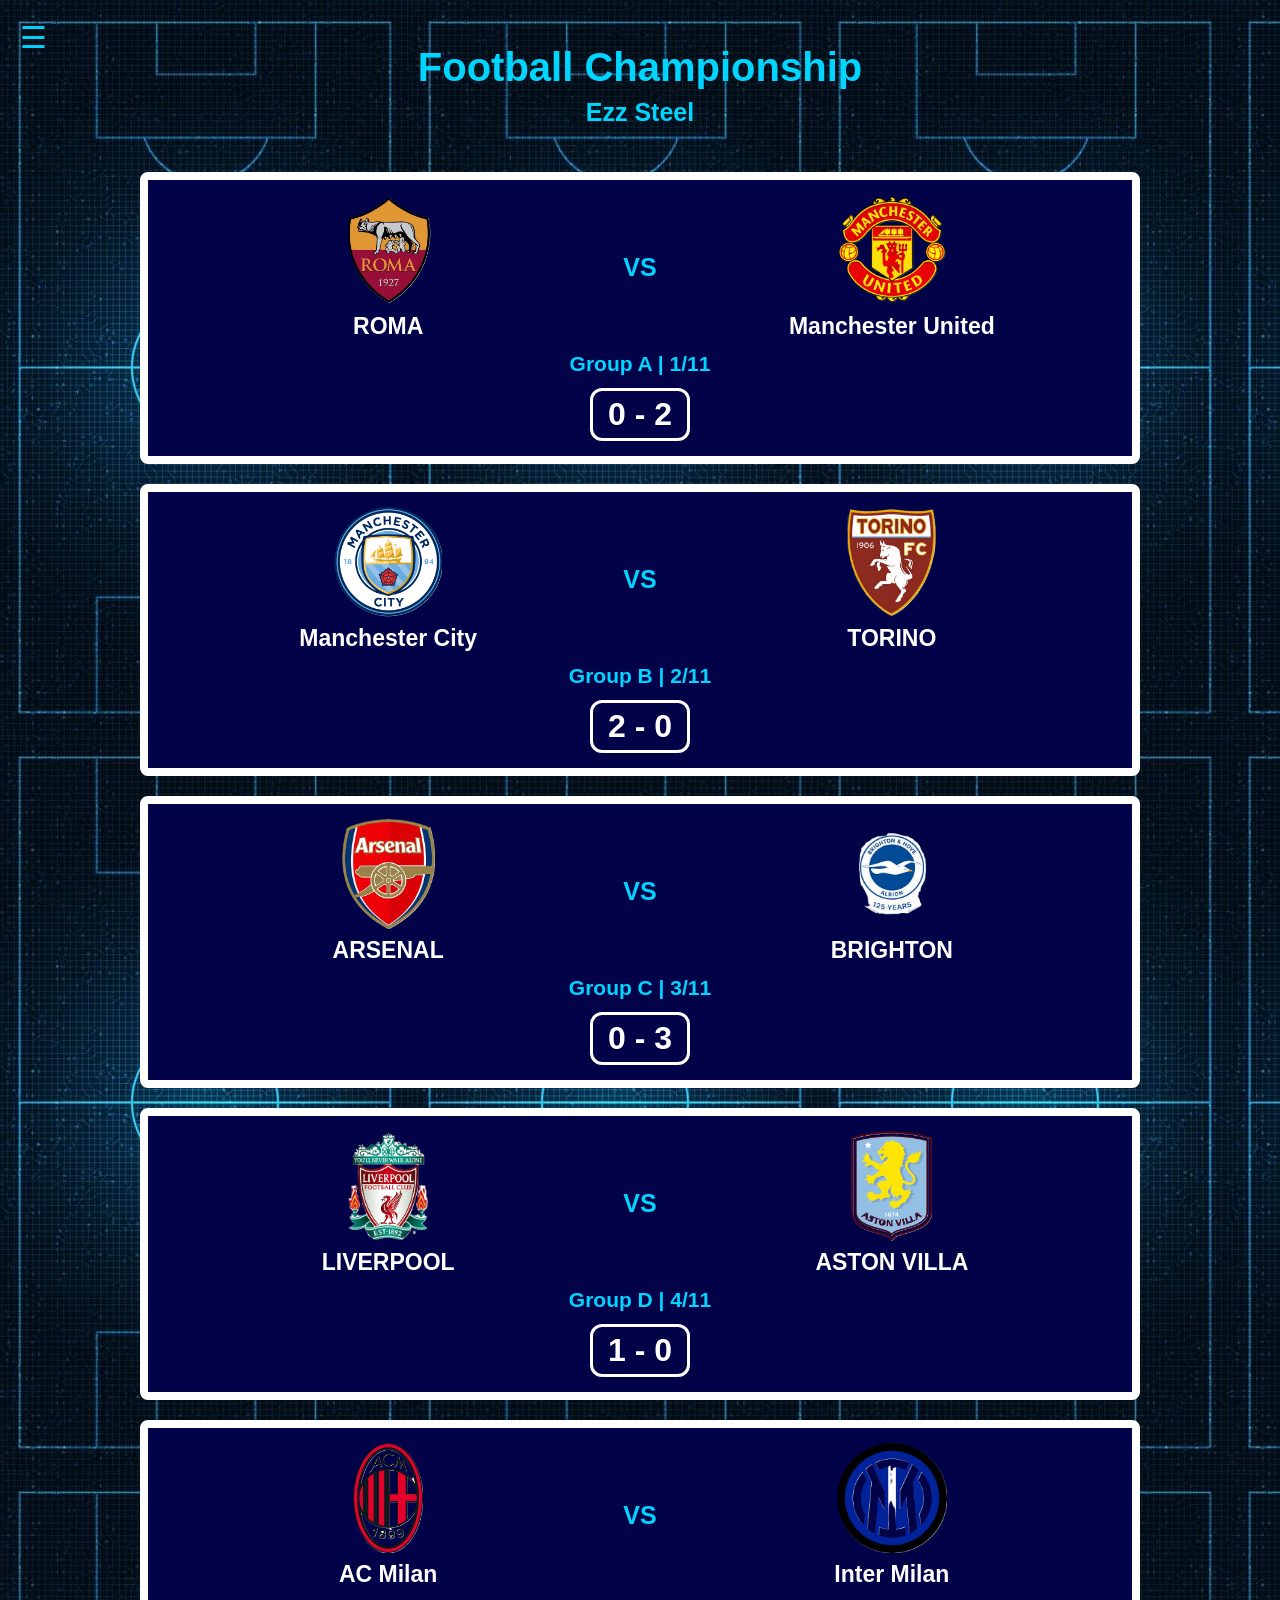
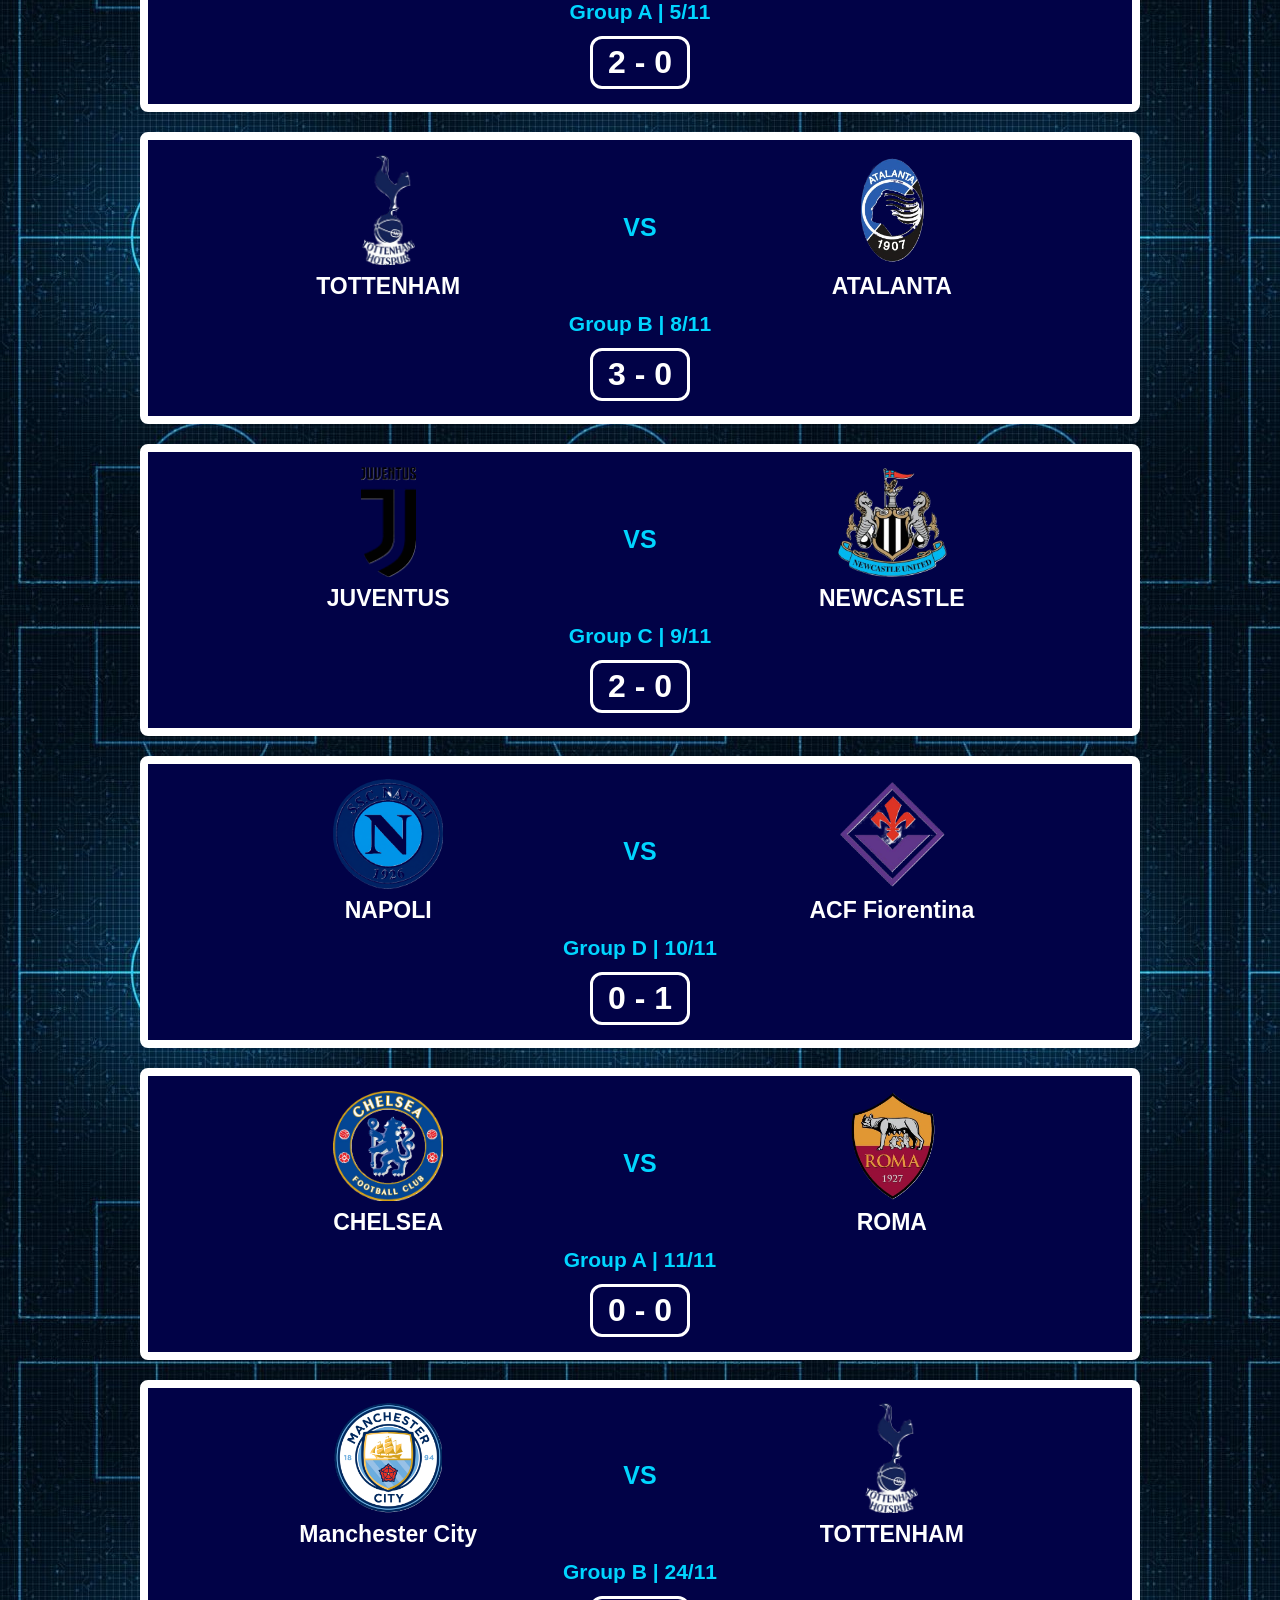
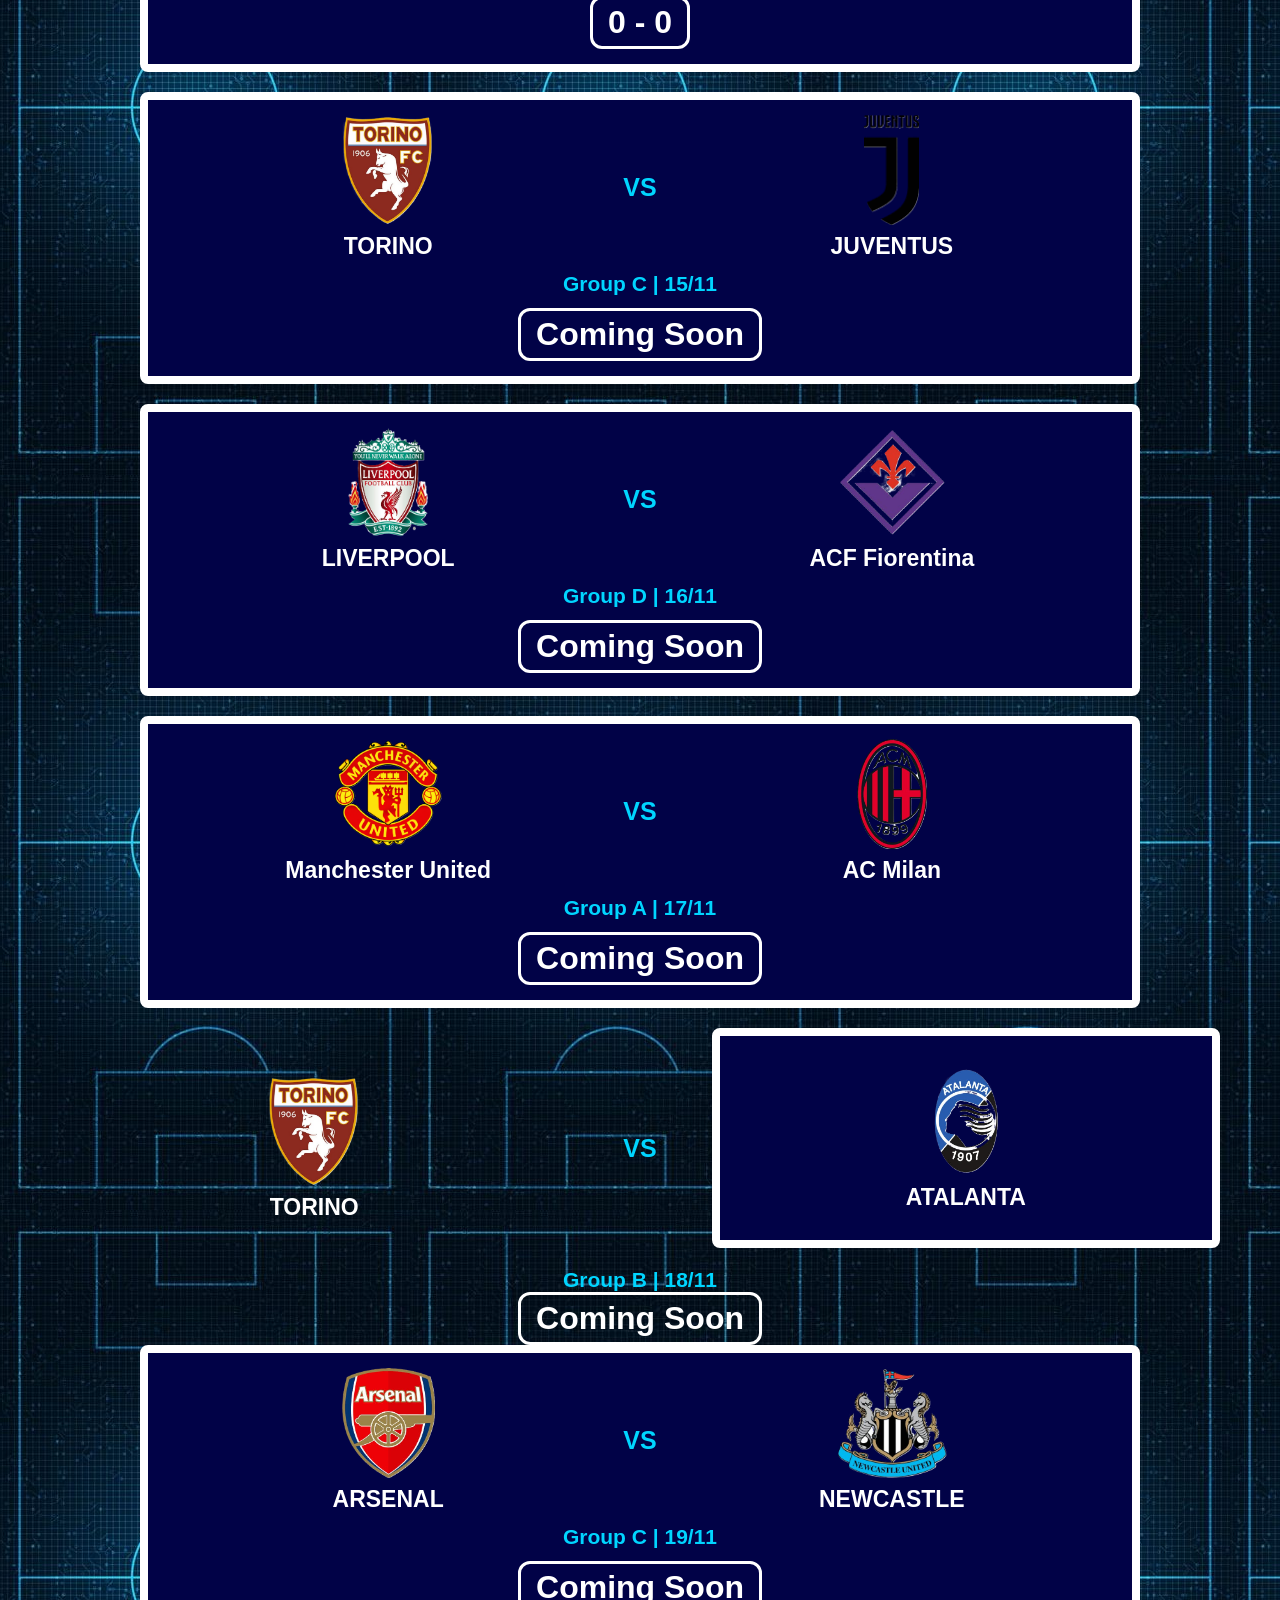
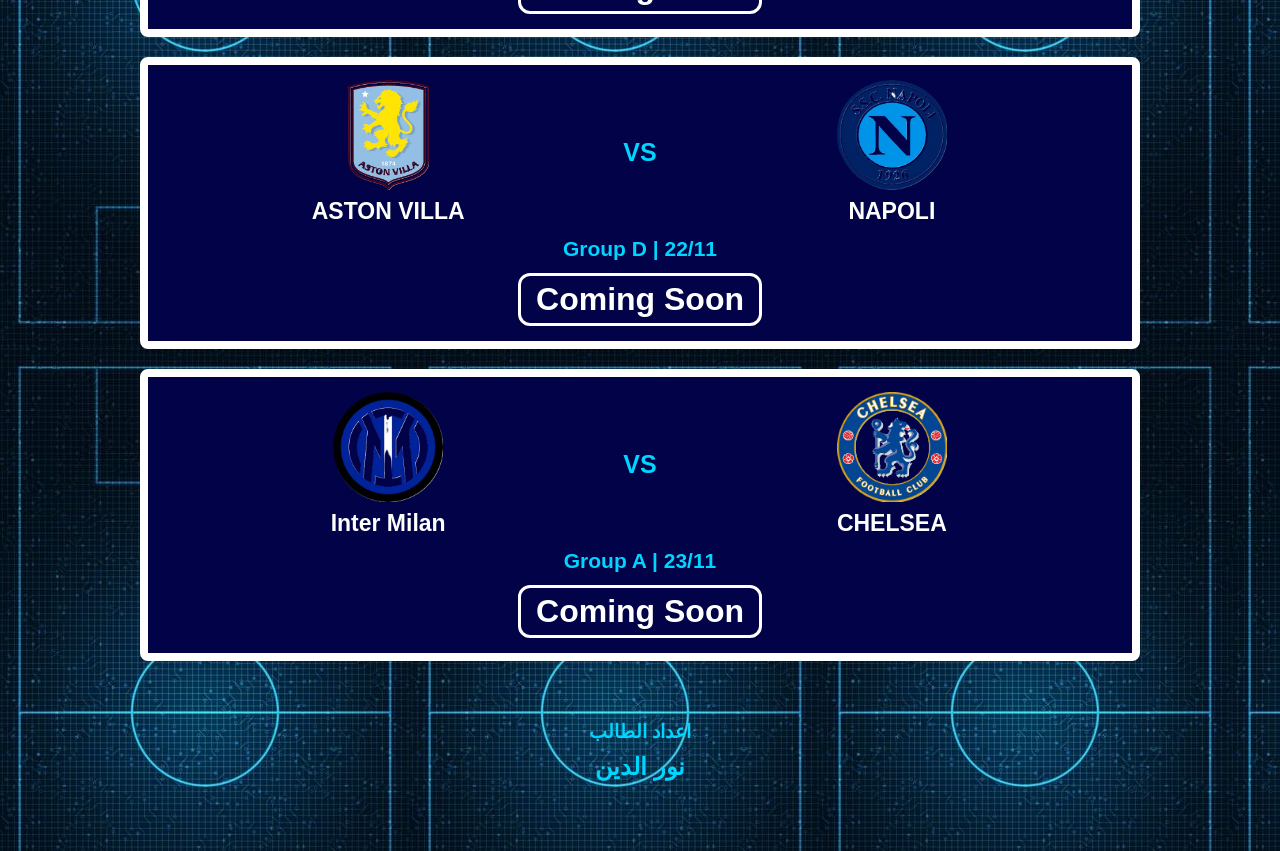
<file: index.html>
<!DOCTYPE html>
<html lang="en">
<head>
    <meta charset="UTF-8">
    <meta name="viewport" content="width=device-width, initial-scale=1.0">
    <title>Football Championship EZZ STEEL</title>
    <link rel="stylesheet" href="index.css">
</head>

<body>

   
    <input type="checkbox" id="menu">

    <label for="menu" class="menu-btn">☰</label>

    <div class="sidebar">
        <h2>FOOTBALL</h2>

        <ul>
            <li><a href="index.html">Home</a></li>
            <li><a href="index2.html">League Standings Table</a></li>
            <li><a href="index3.html">teams</a></li>
            
        </ul>
    </div>

    
    <main class="main-content">

        <header class="page-header">
            <h1>Football Championship</h1>
            <h3>Ezz Steel</h3>
        </header>

        
        <section class="match-card">
            <div class="teams">
                <div class="team">
                    <img src="ROMA1.png" alt="Roma"
                    title="الليثي محمد&#10;ادهم محمد&#10;عبدالرحمن جمعه&#10;امير ابراهيم&#10;اسلام محمد&#10;حمزه محمد">
                    <h4>ROMA</h4>
                </div>

                <h2 class="vs">VS</h2>

                <div class="team">
                    <img src="Manchester United.png" alt="Manchester United"
                    title="حسن محمد&#10;على محمد علي&#10;جاسر عادل&#10;امجد محمود محمد&#10;مالك حسن&#10;ادم ابراهيم">
                    <h4>Manchester United</h4>
                </div>
            </div>

            <h4 class="group">Group A | 1/11</h4>
            <h2 class="score">0 - 2</h2>
        </section>

        
        <section class="match-card">
            <div class="teams">
                <div class="team">
                    <img src="Manchester City.png" alt="Manchester City"
                    title="انس محمد&#10;علي محمد&#10;محمود احمد&#10;محمد صبري&#10;محمد عبدالله&#10;عمر رجب&#10;مصطفي ايمن">
                    <h4>Manchester City</h4>
                </div>

                <h2 class="vs">VS</h2>

                <div class="team">
                    <img src="TORINO.png" alt="Torino"
                    title="محمد احمد محمد&#10;معاذ محمد&#10;عبدالعزيز كمال&#10;عمر سامح&#10;عمر عبدالناصر&#10;عمر ابراهيم&#10;عمر احمد عزمي">
                    <h4>TORINO</h4>
                </div>
            </div>

            <h4 class="group">Group B | 2/11</h4>
            <h2 class="score">2 - 0</h2>
        </section>

       
        <section class="match-card">
            <div class="teams">
                <div class="team">
                    <img src="ARSENAL.png" alt="Arsenal"
                    title="احمد عماد&#10;ابراهيم علاء&#10;احمد محمد حماده&#10;احمد ايمن&#10;احمد حسام&#10;جاسر احمد">
                    <h4>ARSENAL</h4>
                </div>

                <h2 class="vs">VS</h2>

                <div class="team">
                    <img src="BRIGHTON.png" alt="Brighton"
                    title="فارس سعيد&#10;يوسف علاء&#10;معاذ حسين&#10;محمد عابدين&#10;مصطفي علي فتحي&#10;ادم عمرو">
                    <h4>BRIGHTON</h4>
                </div>
            </div>

            <h4 class="group">Group C | 3/11</h4>
            <h2 class="score">0 - 3</h2>
        </section>

        
        <section class="match-card">
            <div class="teams">
                <div class="team">
                    <img src="LIVERPOOL.png" alt="Liverpool"
                    title="ادهم طاهر&#10;اياد محمد&#10;اسماعيل محمد&#10;جبريل حسام&#10;سيف جابر&#10;احمد محمود&#10;انس على">
                    <h4>LIVERPOOL</h4>
                </div>

                <h2 class="vs">VS</h2>

                <div class="team">
                    <img src="ASTON VILLA.png" alt="Aston Villa"
                    title="عمر محارب&#10;مصطفى على مصطفي&#10;فواد محمد&#10;فارس يوسف&#10;مهند مصطفي&#10;فارس عبدالحليم">
                    <h4>ASTON VILLA</h4>
                </div>
            </div>

            <h4 class="group">Group D | 4/11</h4>
            <h2 class="score">1 - 0</h2>
        </section>

        
        <section class="match-card">
            <div class="teams">
                <div class="team">
                    <img src="AC Milan.png" alt="AC Milan"
                    title="ادهم علي سيد&#10;ابراهيم يوسف&#10;ادهم محمود&#10;عبدالرحمن احمد&#10;سيف سامح&#10;انس محمد&#10;عبدالرحمن رضا">
                    <h4>AC Milan</h4>
                </div>

                <h2 class="vs">VS</h2>

                <div class="team">
                    <img src="Inter Milan.png" alt="Inter Milan"
                    title="ادهم قابيل&#10;اياد محمد&#10;احمد ايمن&#10;احمد عثمان&#10;احمد اسلام&#10;احمد سامح">
                    <h4>Inter Milan</h4>
                </div>
            </div>

            <h4 class="group">Group A | 5/11</h4>
            <h2 class="score">2 - 0</h2>
        </section>

        
        <section class="match-card">
            <div class="teams">
                <div class="team">
                    <img src="TOTTENHAM.png" alt="Tottenham"
                    title="فارس اسلام&#10;فارس محمد&#10;زياد ياسر&#10;زياد محمد&#10;محمد يحي">
                    <h4>TOTTENHAM</h4>
                </div>

                <h2 class="vs">VS</h2>

                <div class="team">
                    <img src="ATALANTA.png" alt="Atalanta"
                    title="محمد جابر ابراهيم&#10;مصطفي محمد&#10;معاذ حسني&#10;مالك محمد&#10;فضل محمد&#10;ياسين نصر">
                    <h4>ATALANTA</h4>
                </div>
            </div>

            <h4 class="group">Group B | 8/11</h4>
            <h2 class="score">3 - 0</h2>
        </section>

       
        <section class="match-card">
            <div class="teams">
                <div class="team">
                    <img src="JUDENTUS.png" alt="Juventus"
                    title="ابراهيم رشدی&#10;ابراهيم سيد&#10;احمد عبدالعزيز&#10;احمد سامح&#10;مكاری حسنى&#10;ادهم محمد جابر">
                    <h4>JUVENTUS</h4>
                </div>

                <h2 class="vs">VS</h2>

                <div class="team">
                    <img src="NEWCASTLE.png" alt="Newcastle"
                    title="يوسف علي&#10;كریم اشرف&#10;مصطفي ابراهيم&#10;يوسف احمد&#10;مروان احمد&#10;ياسين عادل">
                    <h4>NEWCASTLE</h4>
                </div>
            </div>

            <h4 class="group">Group C | 9/11</h4>
            <h2 class="score">2 - 0</h2>
        </section>

      
        <section class="match-card">
            <div class="teams">
                <div class="team">
                    <img src="NAPOLI.png" alt="Napoli"
                    title="عبيده شريف&#10;على اشرف&#10;فارس نبيل&#10;حمزه احمد&#10;محمد المعز&#10;عبدالله شريف&#10;خلف محمود خلف">
                    <h4>NAPOLI</h4>
                </div>

                <h2 class="vs">VS</h2>

                <div class="team">
                    <img src="ACF Fiorentina.png" alt="Fiorentina"
                    title="ياسين حسام&#10;محمد مصطفي&#10;احمد كمال&#10;يوسف حماده&#10;ياسين احمد&#10;محمد نصر">
                    <h4>ACF Fiorentina</h4>
                </div>
            </div>

            <h4 class="group">Group D | 10/11</h4>
            <h2 class="score">0 - 1</h2>
        </section>

       
        <section class="match-card">
            <div class="teams">
                <div class="team">
                    <img src="CHELSEA.png" alt="Chelsea"
                    title="محمد احمد محمد&#10;عبدالرحمن محمد&#10;بلال محمود&#10;زياد عمرو&#10;زياد احمد&#10;سيف الله حسام&#10;احمد مصطفي">
                    <h4>CHELSEA</h4>
                </div>

                <h2 class="vs">VS</h2>

                <div class="team">
                    <img src="ROMA1.png" alt="Roma"
                    title="الليثي محمد&#10;ادهم محمد&#10;عبدالرحمن جمعه&#10;امير ابراهيم&#10;اسلام محمد&#10;حمزه محمد">
                    <h4>ROMA</h4>
                </div>
            </div>

            <h4 class="group">Group A | 11/11</h4>
            <h2 class="score">0 - 0</h2>
        </section>

        <!-- MATCH 10 -->
        <section class="match-card">
            <div class="teams">
                <div class="team">
                    <img src="Manchester City.png" alt="Manchester City"
                    title="انس محمد&#10;علي محمد&#10;محمود احمد&#10;محمد صبري&#10;محمد عبدالله&#10;عمر رجب&#10;مصطفي ايمن">
                    <h4>Manchester City</h4>
                </div>

                <h2 class="vs">VS</h2>

                <div class="team">
                    <img src="TOTTENHAM.png" alt="Tottenham"
                    title="فارس اسلام&#10;فارس محمد&#10;زياد ياسر&#10;زياد محمد&#10;محمد يحي">
                    <h4>TOTTENHAM</h4>
                </div>
            </div>

            <h4 class="group">Group B | 24/11</h4>
            <h2 class="score">0 - 0</h2>
        </section>

        <!-- MATCH 11 -->
        <section class="match-card">
            <div class="teams">
                <div class="team">
                    <img src="TORINO.png" alt="Torino"
                    title="محمد احمد محمد&#10;معاذ محمد&#10;عبدالعزيز كمال&#10;عمر سامح&#10;عمر عبدالناصر&#10;عمر ابراهيم&#10;عمر احمد عزمي">
                    <h4>TORINO</h4>
                </div>

                <h2 class="vs">VS</h2>

                <div class="team">
                    <img src="JUDENTUS.png" alt="Juventus"
                    title="ابراهيم رشدی&#10;ابراهيم سيد&#10;احمد عبدالعزيز&#10;احمد سامح&#10;مكاری حسنى&#10;ادهم محمد جابر">
                    <h4>JUVENTUS</h4>
                </div>
            </div>

            <h4 class="group">Group C | 15/11</h4>
            <h2 class="score">Coming Soon</h2>
        </section>

        <!-- MATCH 12 -->
        <section class="match-card">
            <div class="teams">
                <div class="team">
                    <img src="LIVERPOOL.png" alt="Liverpool"
                    title="ادهم طاهر&#10;اياد محمد&#10;اسماعيل محمد&#10;جبريل حسام&#10;سيف جابر&#10;احمد محمود&#10;انس على">
                    <h4>LIVERPOOL</h4>
                </div>

                <h2 class="vs">VS</h2>

                <div class="team">
                    <img src="ACF Fiorentina.png" alt="Fiorentina"
                    title="ياسين حسام&#10;محمد مصطفي&#10;احمد كمال&#10;يوسف حماده&#10;ياسين احمد&#10;محمد نصر">
                    <h4>ACF Fiorentina</h4>
                </div>
            </div>

            <h4 class="group">Group D | 16/11</h4>
            <h2 class="score">Coming Soon</h2>
        </section>

        
        <section class="match-card">
            <div class="teams">
                <div class="team">
                    <img src="Manchester United.png" alt="Manchester United"
                    title="حسن محمد&#10;على محمد علي&#10;جاسر عادل&#10;امجد محمود محمد&#10;مالك حسن&#10;ادم ابراهيم">
                    <h4>Manchester United</h4>
                </div>

                <h2 class="vs">VS</h2>

                <div class="team">
                    <img src="AC Milan.png" alt="AC Milan"
                    title="ادهم علي سيد&#10;ابراهيم يوسف&#10;ادهم محمود&#10;عبدالرحمن احمد&#10;سيف سامح&#10;انس محمد&#10;عبدالرحمن رضا">
                    <h4>AC Milan</h4>
                </div>
            </div>

            <h4 class="group">Group A | 17/11</h4>
            <h2 class="score">Coming Soon</h2>
        </section>

            <div class="teams">
                <div class="team">
                    <img src="TORINO.png" alt="Torino"
                    title="محمد احمد محمد&#10;معاذ محمد&#10;عبدالعزيز كمال&#10;عمر سامح&#10;عمر عبدالناصر&#10;عمر ابراهيم&#10;عمر احمد عزمي">
                    <h4>TORINO</h4>
                </div>

                <h2 class="vs">VS</h2>
        <section class="match-card">
                <div class="team">
                    <img src="ATALANTA.png" alt="Atalanta"
                    title="محمد جابر ابراهيم&#10;مصطفي محمد&#10;معاذ حسني&#10;مالك محمد&#10;فضل محمد&#10;ياسين نصر">
                    <h4>ATALANTA</h4>
                </div>
            </div>

            <h4 class="group">Group B | 18/11</h4>
            <h2 class="score">Coming Soon</h2>
        </section>

       
        <section class="match-card">
            <div class="teams">
                <div class="team">
                    <img src="ARSENAL.png" alt="Arsenal"
                    title="احمد عماد&#10;ابراهيم علاء&#10;احمد محمد حماده&#10;احمد ايمن&#10;احمد حسام&#10;جاسر احمد">
                    <h4>ARSENAL</h4>
                </div>

                <h2 class="vs">VS</h2>

                <div class="team">
                    <img src="NEWCASTLE.png" alt="Newcastle"
                    title="يوسف علي&#10;كریم اشرف&#10;مصطفي ابراهيم&#10;يوسف احمد&#10;مروان احمد&#10;ياسين عادل">
                    <h4>NEWCASTLE</h4>
                </div>
            </div>

            <h4 class="group">Group C | 19/11</h4>
            <h2 class="score">Coming Soon</h2>
        </section>

        
        <section class="match-card">
            <div class="teams">
                <div class="team">
                    <img src="ASTON VILLA.png" alt="Aston Villa"
                    title="عمر محارب&#10;مصطفى على مصطفي&#10;فواد محمد&#10;فارس يوسف&#10;مهند مصطفي&#10;فارس عبدالحليم">
                    <h4>ASTON VILLA</h4>
                </div>

                <h2 class="vs">VS</h2>

                <div class="team">
                    <img src="NAPOLI.png" alt="Napoli"
                    title="عبيده شريف&#10;على اشرف&#10;فارس نبيل&#10;حمزه احمد&#10;محمد المعز&#10;عبدالله شريف&#10;خلف محمود خلف">
                    <h4>NAPOLI</h4>
                </div>
            </div>

            <h4 class="group">Group D | 22/11</h4>
            <h2 class="score">Coming Soon</h2>
        </section>

       
        <section class="match-card">
            <div class="teams">
                <div class="team">
                    <img src="Inter Milan.png" alt="Inter Milan"
                    title="ادهم قابيل&#10;اياد محمد&#10;احمد ايمن&#10;احمد عثمان&#10;احمد اسلام&#10;احمد سامح">
                    <h4>Inter Milan</h4>
                </div>

                <h2 class="vs">VS</h2>

                <div class="team">
                    <img src="CHELSEA.png" alt="Chelsea"
                    title="محمد احمد محمد&#10;عبدالرحمن محمد&#10;بلال محمود&#10;زياد عمرو&#10;زياد احمد&#10;سيف الله حسام&#10;احمد مصطفي">
                    <h4>CHELSEA</h4>
                </div>
            </div>

            <h4 class="group">Group A | 23/11</h4>
            <h2 class="score">Coming Soon</h2>
        </section>

        
        <footer class="footer">
            <h3>اعداد الطالب</h3>
            <h2>نور الدين</h2>
        </footer>

    </main>

</body>
</html>
</file>
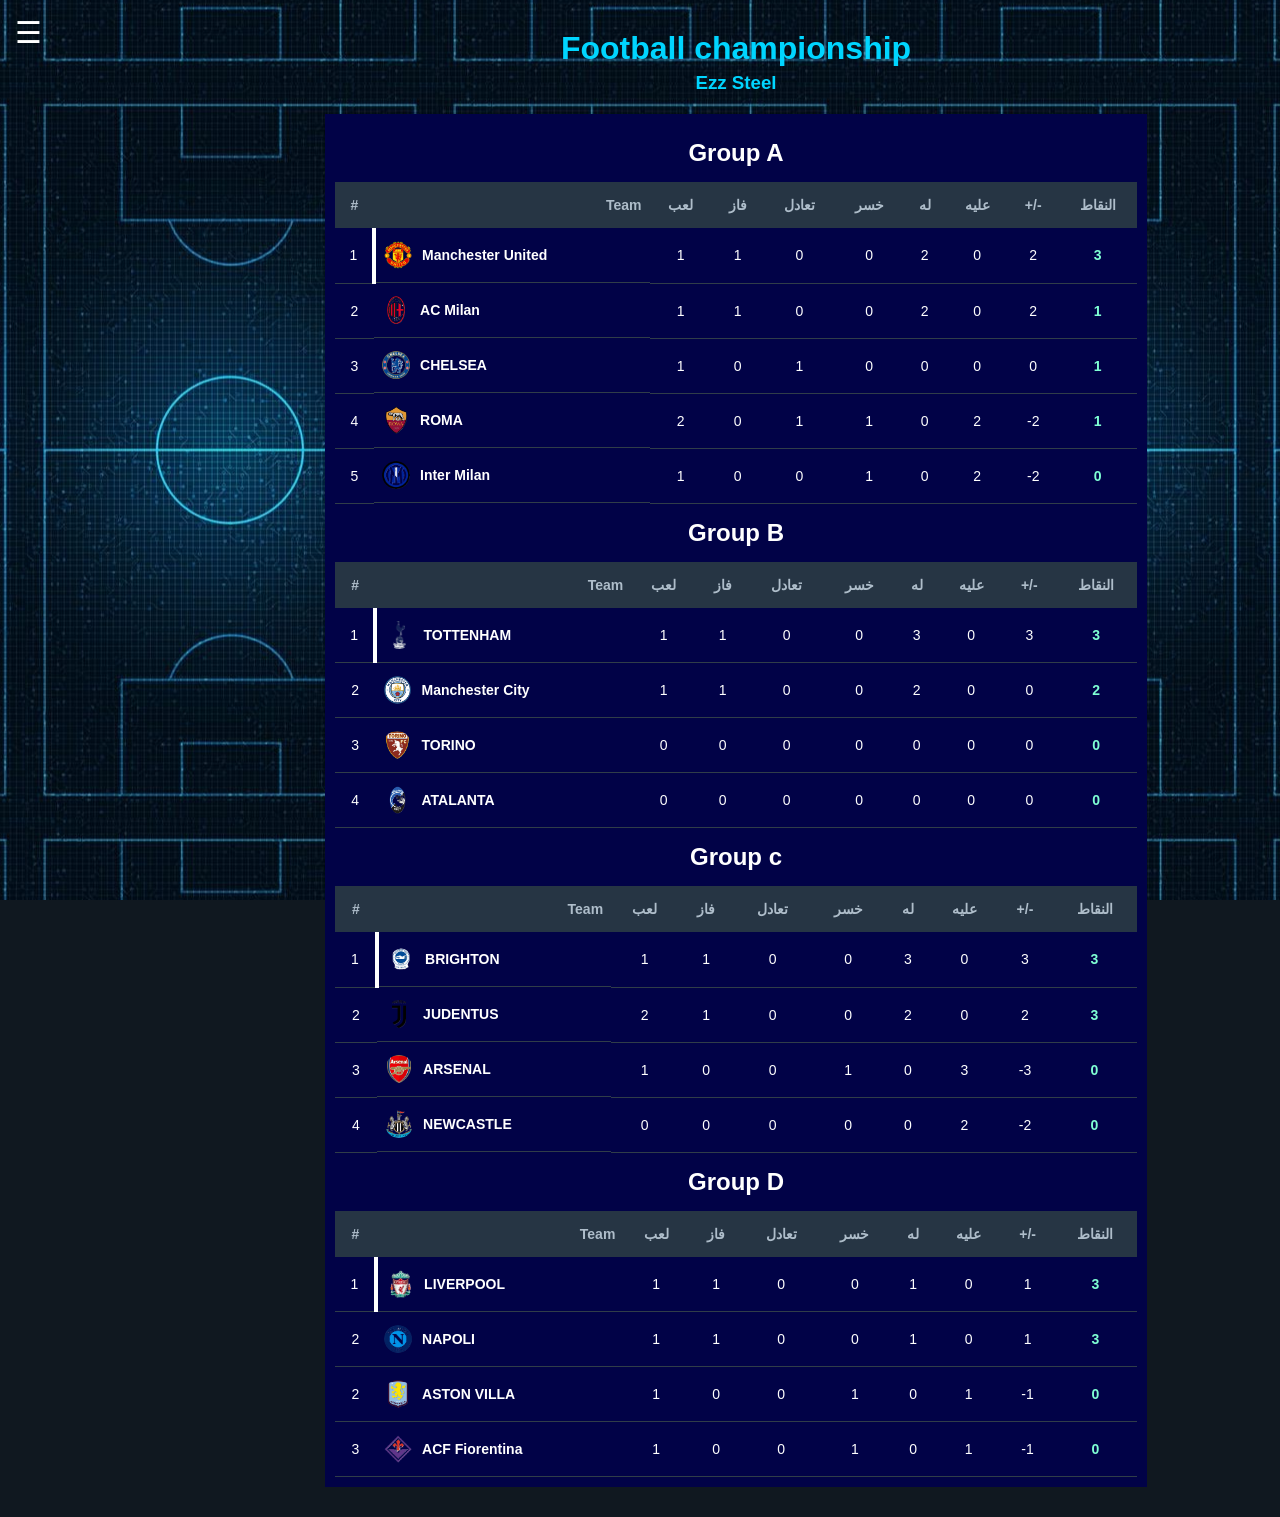
<file: index2.html>
<!DOCTYPE html>
<html lang="en">
<head>
    <meta charset="UTF-8">
    <meta name="viewport" content="width=device-width, initial-scale=1.0">
    <title>Football championship EZZ STELL</title>
    <link rel="stylesheet" href="index2.css">
</head>

<body>

<input type="checkbox" id="menu">

    <label for="menu" class="menu-btn">☰</label>

    <div class="sidebar">
        <h2>FOOTBALL</h2>

        <ul>
            <li><a href="index.html">Home</a></li>
            <li><a href="index2.html">League Standings Table</a></li>
            <li><a href="index3.html">teams</a></li>
            
        </ul>
    </div>

<main class="main-content">

    <h1>Football championship</h1>
    <h3>Ezz Steel</h3>

    <div class="league-table">

        
        <h2 class="group-title">Group A</h2>

        <table>
            <thead>
                <tr>
                    <th>#</th>
                    <th class="team-title">Team</th>
                    <th>لعب</th>
                    <th>فاز</th>
                    <th>تعادل</th>
                    <th>خسر</th>
                    <th>له</th>
                    <th>عليه</th>
                    <th>+/-</th>
                    <th>النقاط</th>
                </tr>
            </thead>

            <tbody>
                <tr>
                    <td>1</td>
                    <td class="team">
                        <img src="Manchester United.png" alt="Manchester United">
                        Manchester United
                    </td>
                    <td>1</td>
                    <td>1</td>
                    <td>0</td>
                    <td>0</td>
                    <td>2</td>
                    <td>0</td>
                    <td>2</td>
                    <td class="points">3</td>
                </tr>

                <tr>
                    <td>2</td>
                    <td class="team">
                        <img src="AC Milan.png" alt="AC Milan">
                        AC Milan
                    </td>
                    <td>1</td><td>1</td><td>0</td><td>0</td>
                    <td>2</td><td>0</td><td>2</td>
                    <td class="points">1</td>
                </tr>
                <tr>
                    <td>3</td>
                    <td class="team">
                        <img src="CHELSEA.png" alt="CHELSEA">
                        CHELSEA
                    </td>
                    <td>1</td><td>0</td><td>1</td><td>0</td>
                    <td>0</td><td>0</td><td>0</td>
                    <td class="points">1</td>
                </tr>

                <tr>
                    <td>4</td>
                    <td class="team">
                        <img src="ROMA1.png" alt="ROMA">
                        ROMA
                    </td>
                    <td>2</td><td>0</td><td>1</td><td>1</td>
                    <td>0</td><td>2</td><td>-2</td>
                    <td class="points">1</td>
                </tr>

                <tr>
                    <td>5</td>
                    <td class="team">
                        <img src="Inter Milan.png" alt="Inter Milan">
                        Inter Milan
                    </td>
                    <td>1</td><td>0</td><td>0</td><td>1</td>
                    <td>0</td><td>2</td><td>-2</td>
                    <td class="points">0</td>
                </tr>

                
            </tbody>
        </table>

        
        <h2 class="group-title">Group B</h2>

        <table>
            <thead>
                <tr>
                    <th>#</th>
                    <th class="team-title">Team</th>
                    <th>لعب</th>
                    <th>فاز</th>
                    <th>تعادل</th>
                    <th>خسر</th>
                    <th>له</th>
                    <th>عليه</th>
                    <th>+/-</th>
                    <th>النقاط</th>
                </tr>
            </thead>

            <tbody>
                <tr>
                    <td>1</td>
                    <td class="team">
                        <img src="TOTTENHAM.png" alt="TOTTENHAM">
                        TOTTENHAM
                    </td>
                    <td>1</td><td>1</td><td>0</td><td>0</td>
                    <td>3</td><td>0</td><td>3</td>
                    <td class="points">3</td>
                </tr>
                <tr>
                    <td>2</td>
                    <td class="team">
                        <img src="Manchester City.png" alt="Manchester City">
                        Manchester City
                    </td>
                    <td>1</td><td>1</td><td>0</td><td>0</td>
                    <td>2</td><td>0</td><td>0</td>
                    <td class="points">2</td>
                </tr>

                <tr>
                    <td>3</td>
                    <td class="team">
                        <img src="TORINO.png" alt="TORINO">
                        TORINO
                    </td>
                    <td>0</td><td>0</td><td>0</td><td>0</td>
                    <td>0</td><td>0</td><td>0</td>
                    <td class="points">0</td>
                </tr>

                <tr>
                    <td>4</td>
                    <td class="team">
                        <img src="ATALANTA.png" alt="ATALANTA">
                        ATALANTA
                    </td>
                    <td>0</td><td>0</td><td>0</td><td>0</td>
                    <td>0</td><td>0</td><td>0</td>
                    <td class="points">0</td>
                </tr>
            </tbody>
        </table>

        
        <h2 class="group-title">Group c</h2>

        <table>
            <thead>
                <tr>
                    <th>#</th>
                    <th class="team-title">Team</th>
                    <th>لعب</th>
                    <th>فاز</th>
                    <th>تعادل</th>
                    <th>خسر</th>
                    <th>له</th>
                    <th>عليه</th>
                    <th>+/-</th>
                    <th>النقاط</th>
                </tr>
            </thead>

            <tbody>
                <tr>
                    <td>1</td>
                    <td class="team">
                        <img src="BRIGHTON.png" alt="BRIGHTON">
                        BRIGHTON
                    </td>
                    <td>1</td><td>1</td><td>0</td><td>0</td>
                    <td>3</td><td>0</td><td>3</td>
                    <td class="points">3</td>
                </tr>
                <tr>
                    <td>2</td>
                    <td class="team">
                        <img src="JUDENTUS.png" alt="JUDENTUS">
                        JUDENTUS
                    </td>
                    <td>2</td><td>1</td><td>0</td><td>0</td>
                    <td>2</td><td>0</td><td>2</td>
                    <td class="points">3</td>
                </tr>

                <tr>
                    <td>3</td>
                    <td class="team">
                        <img src="ARSENAL.png" alt="ARSENAL">
                        ARSENAL
                    </td>
                    <td>1</td><td>0</td><td>0</td><td>1</td>
                    <td>0</td><td>3</td><td>-3</td>
                    <td class="points">0</td>
                </tr>

                <tr>
                    <td>4</td>
                    <td class="team">
                        <img src="NEWCASTLE.png" alt="NEWCASTLE">
                        NEWCASTLE
                    </td>
                    <td>0</td><td>0</td><td>0</td><td>0</td>
                    <td>0</td><td>2</td><td>-2</td>
                    <td class="points">0</td>
                </tr>
            </tbody>
        </table>

        
        <h2 class="group-title">Group D</h2>

        <table>
            <thead>
                <tr>
                    <th>#</th>
                    <th class="team-title">Team</th>
                    <th>لعب</th>
                    <th>فاز</th>
                    <th>تعادل</th>
                    <th>خسر</th>
                    <th>له</th>
                    <th>عليه</th>
                    <th>+/-</th>
                    <th>النقاط</th>
                </tr>
            </thead>

            <tbody>
                <tr>
                    <td>1</td>
                    <td class="team">
                        <img src="LIVERPOOL.png" alt="LIVERPOOL">
                        LIVERPOOL
                    </td>
                    <td>1</td><td>1</td><td>0</td><td>0</td>
                    <td>1</td><td>0</td><td>1</td>
                    <td class="points">3</td>
                </tr>
                <tr>
                    <td>2</td>
                    <td class="team">
                        <img src="NAPOLI.png" alt="NAPOLI">
                        NAPOLI
                    </td>
                    <td>1</td><td>1</td><td>0</td><td>0</td>
                    <td>1</td><td>0</td><td>1</td>
                    <td class="points">3</td>
                </tr>

                <tr>
                    <td>2</td>
                    <td class="team">
                        <img src="ASTON VILLA.png" alt="ASTON VILLA">
                        ASTON VILLA
                    </td>
                    <td>1</td><td>0</td><td>0</td><td>1</td>
                    <td>0</td><td>1</td><td>-1</td>
                    <td class="points">0</td>
                </tr>

                <tr>
                    <td>3</td>
                    <td class="team">
                        <img src="ACF Fiorentina.png" alt="ACF Fiorentina">
                        ACF Fiorentina
                    </td>
                    <td>1</td><td>0</td><td>0</td><td>1</td>
                    <td>0</td><td>1</td><td>-1</td>
                    <td class="points">0</td>
                </tr>

                
            </tbody>
        </table>

    </div>
</main>

</body>
</html>
</file>
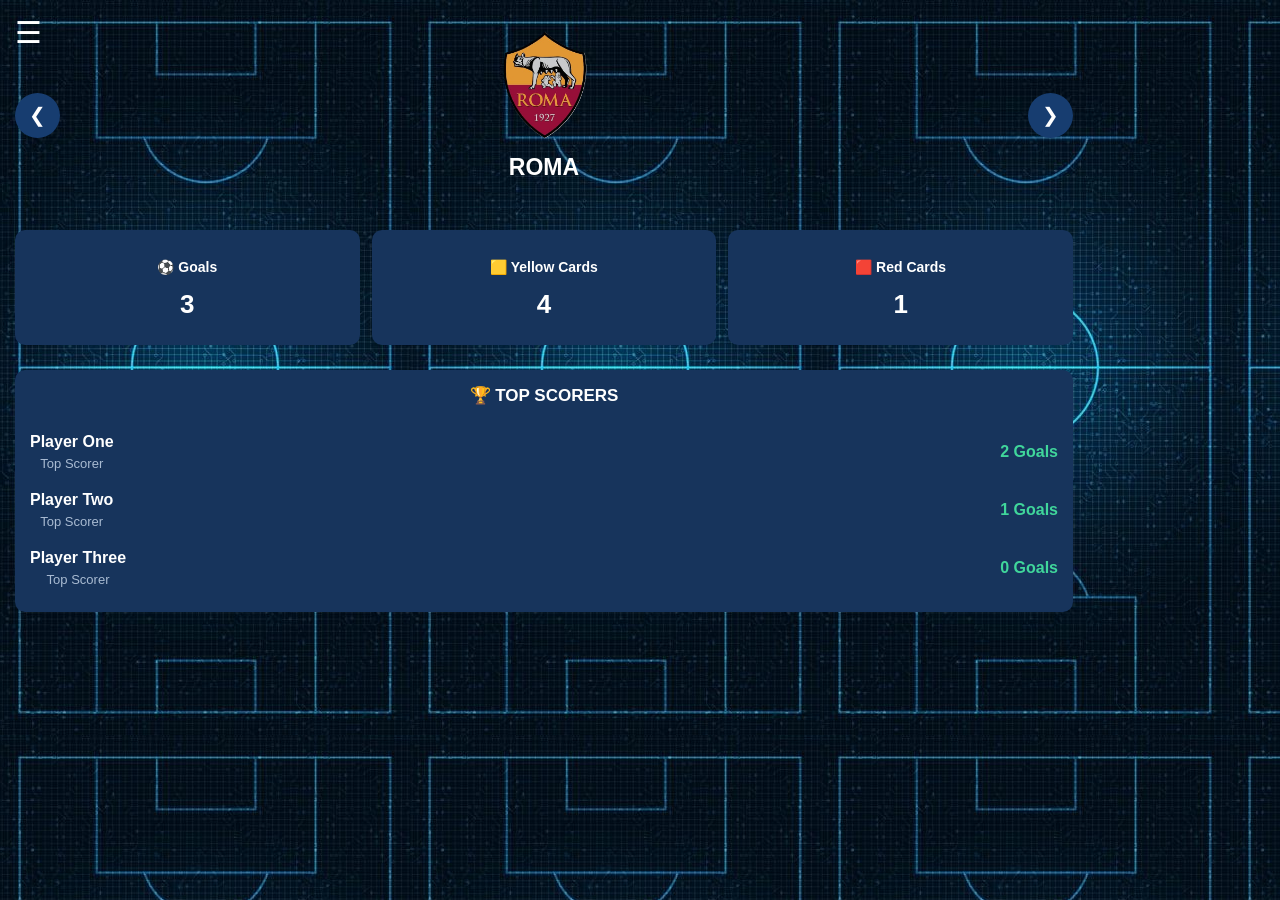
<file: index3.html>
<!DOCTYPE html>
<html lang="en">
<head>
    <meta charset="UTF-8">
    <meta name="viewport" content="width=device-width, initial-scale=1.0">
    <title>Team Statistics</title>
    <link rel="stylesheet" href="index3.css">
</head>
<body>

<input type="checkbox" id="menu">

    <label for="menu" class="menu-btn">☰</label>

    <div class="sidebar">
        <h2>FOOTBALL</h2>

        <ul>
            <li><a href="index.html">Home</a></li>
            <li><a href="index2.html">League Standings Table</a></li>
            <li><a href="index3.html">teams</a></li>
            
        </ul>
    </div>

<div class="team-container">

    <!-- Team Slider -->
    <div class="team-slider">

        <button class="arrow" onclick="changeTeam(-1)">&#10094;</button>

        <div class="team">
            <img id="team-logo" src="ROMA1.png" alt="Team Logo">
            <h2 id="team-name">roma</h2>
        </div>

        <button class="arrow" onclick="changeTeam(1)">&#10095;</button>

    </div>

   
    <div class="statistics">

        <div class="stat">
            <h3>⚽ Goals</h3>
            <p id="goals">3</p>
        </div>

        <div class="stat">
            <h3>🟨 Yellow Cards</h3>
            <p id="yellow">4</p>
        </div>

        <div class="stat">
            <h3>🟥 Red Cards</h3>
            <p id="red">1</p>
        </div>

    </div>

    
    
<div class="top-scorer">

    <h3>🏆 TOP SCORERS</h3>

    <div id="players-list"></div>

</div>


    </div>
</div>

<script>
const teams = [

    {
        name: "ROMA",
        logo: "ROMA1.png",
        goals: 3,
        yellow: 4,
        red: 1,
        players: [
            { name: "Player One", goals: 2 },
            { name: "Player Two", goals: 1 },
            { name: "Player Three", goals: 0 }
        ]
    },

    {
        name: "AC MILAN",
        logo: "AC Milan.png",
        goals: 2,
        yellow: 2,
        red: 0,
        players: [
            { name: "Player One", goals: 7 },
            { name: "Player Two", goals: 5 },
            { name: "Player Three", goals: 3 }
        ]
    },

    {
        name: "PYRAMIDS",
        logo: "pyramids.png",
        goals: 18,
        yellow: 10,
        red: 0,
        players: [
            { name: "Player One", goals: 6 },
            { name: "Player Two", goals: 4 },
            { name: "Player Three", goals: 2 }
        ]
    },

    // الفريق الرابع
    {
        name: "TEAM 4",
        logo: "team4.png",
        goals: 10,
        yellow: 5,
        red: 1,
        players: [
            { name: "Player 1", goals: 5 },
            { name: "Player 2", goals: 3 },
            { name: "Player 3", goals: 2 }
        ]
    },

    // الفريق الخامس
    {
        name: "TEAM 5",
        logo: "team5.png",
        goals: 10,
        yellow: 5,
        red: 1,
        players: [
            { name: "Player 1", goals: 5 },
            { name: "Player 2", goals: 3 },
            { name: "Player 3", goals: 2 }
        ]
    },

    // الفريق السادس
    {
        name: "TEAM 6",
        logo: "team6.png",
        goals: 10,
        yellow: 5,
        red: 1,
        players: [
            { name: "Player 1", goals: 5 },
            { name: "Player 2", goals: 3 },
            { name: "Player 3", goals: 2 }
        ]
    },

    // الفريق السابع
    {
        name: "TEAM 7",
        logo: "team7.png",
        goals: 10,
        yellow: 5,
        red: 1,
        players: [
            { name: "Player 1", goals: 5 },
            { name: "Player 2", goals: 3 },
            { name: "Player 3", goals: 2 }
        ]
    },

    // الفريق الثامن
    {
        name: "TEAM 8",
        logo: "team8.png",
        goals: 10,
        yellow: 5,
        red: 1,
        players: [
            { name: "Player 1", goals: 5 },
            { name: "Player 2", goals: 3 },
            { name: "Player 3", goals: 2 }
        ]
    },

    // الفريق التاسع
    {
        name: "TEAM 9",
        logo: "team9.png",
        goals: 10,
        yellow: 5,
        red: 1,
        players: [
            { name: "Player 1", goals: 5 },
            { name: "Player 2", goals: 3 },
            { name: "Player 3", goals: 2 }
        ]
    },

    // الفريق العاشر
    {
        name: "TEAM 10",
        logo: "team10.png",
        goals: 10,
        yellow: 5,
        red: 1,
        players: [
            { name: "Player 1", goals: 5 },
            { name: "Player 2", goals: 3 },
            { name: "Player 3", goals: 2 }
        ]
    },

    // الفريق الحادي عشر
    {
        name: "TEAM 11",
        logo: "team11.png",
        goals: 10,
        yellow: 5,
        red: 1,
        players: [
            { name: "Player 1", goals: 5 },
            { name: "Player 2", goals: 3 },
            { name: "Player 3", goals: 2 }
        ]
    },

    // الفريق الثاني عشر
    {
        name: "TEAM 12",
        logo: "team12.png",
        goals: 10,
        yellow: 5,
        red: 1,
        players: [
            { name: "Player 1", goals: 5 },
            { name: "Player 2", goals: 3 },
            { name: "Player 3", goals: 2 }
        ]
    },

    // الفريق الثالث عشر
    {
        name: "TEAM 13",
        logo: "team13.png",
        goals: 10,
        yellow: 5,
        red: 1,
        players: [
            { name: "Player 1", goals: 5 },
            { name: "Player 2", goals: 3 },
            { name: "Player 3", goals: 2 }
        ]
    },

    // الفريق الرابع عشر
    {
        name: "TEAM 14",
        logo: "team14.png",
        goals: 10,
        yellow: 5,
        red: 1,
        players: [
            { name: "Player 1", goals: 5 },
            { name: "Player 2", goals: 3 },
            { name: "Player 3", goals: 2 }
        ]
    },

    // الفريق الخامس عشر
    {
        name: "TEAM 15",
        logo: "team15.png",
        goals: 10,
        yellow: 5,
        red: 1,
        players: [
            { name: "Player 1", goals: 5 },
            { name: "Player 2", goals: 3 },
            { name: "Player 3", goals: 2 }
        ]
    },

    // الفريق السادس عشر
    {
        name: "TEAM 16",
        logo: "team16.png",
        goals: 10,
        yellow: 5,
        red: 1,
        players: [
            { name: "Player 1", goals: 5 },
            { name: "Player 2", goals: 3 },
            { name: "Player 3", goals: 2 }
        ]
    },

    // الفريق السابع عشر
    {
        name: "TEAM 17",
        logo: "team17.png",
        goals: 10,
        yellow: 5,
        red: 1,
        players: [
            { name: "Player 1", goals: 5 },
            { name: "Player 2", goals: 3 },
            { name: "Player 3", goals: 2 }
        ]
    }

];

let currentTeam = 0;

function changeTeam(direction) {

    currentTeam += direction;

    if (currentTeam >= teams.length) {
        currentTeam = 0;
    }

    if (currentTeam < 0) {
        currentTeam = teams.length - 1;
    }

    const team = teams[currentTeam];

    document.getElementById("team-logo").src = team.logo;
    document.getElementById("team-name").textContent = team.name;

    document.getElementById("goals").textContent = team.goals;
    document.getElementById("yellow").textContent = team.yellow;
    document.getElementById("red").textContent = team.red;

    const playersList = document.getElementById("players-list");

    playersList.innerHTML = "";

    team.players.forEach(player => {

        playersList.innerHTML += `
            <div class="scorer-info">

                <div>
                    <h4>${player.name}</h4>
                    <p>Top Scorer</p>
                </div>

                <strong>${player.goals} Goals</strong>

            </div>
        `;

    });

}

// عرض بيانات أول فريق عند فتح الصفحة
changeTeam(0);

</script>
</body>
</html>
</file>
<file: index.css>
* {
    margin: 0;
    padding: 0;
    box-sizing: border-box;
}

body {
    width: 100%;
    min-height: 100vh;
    background-color: rgb(0, 47, 215);
    background-image: url("ba.jpg");
    background-repeat: repeat;
    font-family: Arial, sans-serif;
    overflow-x: hidden;
}



#menu {
    display: none;
}

.menu-btn {
    position: fixed;
    top: 15px;
    left: 15px;
    font-size: 30px;
    color: #00d5ff;
    cursor: pointer;
    z-index: 100;
    padding: 5px;
}



.sidebar {
    width: 280px;
    height: 100vh;
    background-color: #010247;

    position: fixed;
    top: 0;
    left: -300px;

    padding: 25px;
    transition: 0.4s;
    z-index: 90;

    overflow-y: auto;
}

.sidebar h2 {
    color: white;
    text-align: center;
    margin: 40px 0 30px;
}

.sidebar ul {
    list-style: none;
}

.sidebar li {
    margin: 15px 0;
}

.sidebar a {
    display: block;
    color: white;
    text-decoration: none;
    font-size: 18px;
    padding: 12px;
    border-radius: 8px;
}

.sidebar a:hover {
    background-color: #2563eb;
}

.sidebar .note {
    color: #00d5ff;
    padding: 10px;
}

/* OPEN MENU */

#menu:checked ~ .sidebar {
    left: 0;
}



.main-content {
    width: 100%;
    padding: 30px 15px;
}



.page-header {
    text-align: center;
    margin-bottom: 45px;
    padding-top: 15px;
}

.page-header h1 {
    color: #00d5ff;
    font-size: 40px;
    margin-bottom: 8px;
}

.page-header h3 {
    color: #00d5ff;
    font-size: 25px;
}



.match-card {
    width: 85%;
    max-width: 1000px;
    min-height: 220px;

    margin: 0 auto 20px;
    padding: 15px;

    background-color: #010247;
    border: 8px solid white;
    border-radius: 8px;

    display: flex;
    flex-direction: column;
    justify-content: center;
    gap: 12px;
}



.teams {
    width: 100%;

    display: grid;
    grid-template-columns: 1fr auto 1fr;
    align-items: center;
    justify-items: center;
    gap: 10px;
}

.team {
    width: 100%;
    min-width: 0;

    display: flex;
    flex-direction: column;
    align-items: center;
    justify-content: center;
    text-align: center;
}

.team img {
    width: 110px;
    height: 110px;
    object-fit: contain;
}

.team h4 {
    color: white;
    font-size: 23px;
    text-align: center;
    margin-top: 8px;
    overflow-wrap: anywhere;
}

.vs {
    color: #00d5ff;
    font-size: 25px;
}



.group {
    color: #00d5ff;
    font-size: 21px;
    text-align: center;
}



.score {
    color: white;
    font-size: 32px;
    text-align: center;
    border: 3px solid white;
    border-radius: 12px;
    padding: 5px 15px;
    width: fit-content;
    max-width: 100%;
    margin: 0 auto;
}



.footer {
    text-align: center;
    padding: 30px 10px;
    margin-top: 20px;
}

.footer h3,
.footer h2 {
    color: #00d5ff;
    margin: 10px;
}



@media screen and (max-width: 900px) {

    .match-card {
        width: 92%;
        min-height: 190px;
    }

    .team img {
        width: 90px;
        height: 90px;
    }

    .team h4 {
        font-size: 19px;
    }

    .page-header h1 {
        font-size: 34px;
    }

}



@media screen and (max-width: 600px) {

    .main-content {
        padding: 15px 5px;
    }

   

    .page-header {
        margin-top: 55px;
        margin-bottom: 30px;
    }

    .page-header h1 {
        font-size: 27px;
    }

    .page-header h3 {
        font-size: 20px;
    }

   

    .sidebar {
        width: 75%;
        left: -75%;
        padding: 15px;
    }

    .sidebar h2 {
        font-size: 23px;
    }

    .sidebar a {
        font-size: 16px;
    }

    .menu-btn {
        top: 10px;
        left: 10px;
        font-size: 28px;
    }

    

    .match-card {
        width: 96%;
        min-height: 155px;

        padding: 10px 5px;
        margin-bottom: 15px;

        border: 5px solid white;
        border-radius: 7px;
        gap: 8px;
    }

    

    .teams {
        gap: 3px;
        grid-template-columns: minmax(0, 1fr) auto minmax(0, 1fr);
    }

    .team {
        min-width: 0;
    }

    .team img {
        width: 65px;
        height: 65px;
    }

    .team h4 {
        font-size: 13px;
        margin-top: 5px;
        overflow-wrap: anywhere;
    }

    

    .vs {
        font-size: 17px;
    }

    

    .group {
        font-size: 15px;
    }

    

    .score {
        font-size: 22px;
        padding: 4px 10px;
        border-width: 2px;
    }


    .footer {
        padding: 20px 5px;
    }

    .footer h2 {
        font-size: 21px;
    }

    .footer h3 {
        font-size: 18px;
    }

}



@media screen and (max-width: 360px) {

    .team img {
        width: 52px;
        height: 52px;
    }

    .team h4 {
        font-size: 11px;
    }

    .vs {
        font-size: 14px;
    }

    .score {
        font-size: 19px;
    }

    .group {
        font-size: 13px;
    }

}
</file>
<file: index2.css>
* {
    margin: 0;
    padding: 0;
    box-sizing: border-box;
}

body {
    background-color: #101820;
    background-image: url("ba.jpg");
    background-repeat: repeat;
    background-position: center;
    background-attachment: fixed;

    font-family: Arial, sans-serif;
    color: white;

    width: 85%;
    margin-left: auto;
    padding: 30px;
    text-align: right;
}


#menu {
    display: none;
}

.menu-btn {
    font-size: 30px;
    color: white;
    cursor: pointer;

    position: fixed;
    top: 15px;
    left: 15px;

    z-index: 100;
}


.sidebar {
    width: 10%;
    height: 100vh;
    background-color: #010247;

    position: fixed;
    top: 0;
    left: -20%;

    padding: 5%;
    box-sizing: content-box;

    transition: 0.4s;
    z-index: 99;
}

.sidebar h2 {
    color: white;
    text-align: center;
}

.sidebar ul {
    list-style: none;
    padding: 0;
}

.sidebar li {
    margin: 20px 0;
}

.sidebar a {
    color: white;
    text-decoration: none;
    font-size: 18px;
    display: block;
    padding: 12px;
}

.sidebar a:hover {
    background-color: #2563eb;
    border-radius: 8px;
}

#menu:checked ~ .sidebar {
    left: 0;
}

#np {
    color: #00d5ff;
}


h1 {
    color: #00d5ff;
    margin: 0 auto 5px;
    width: fit-content;
}

h3 {
    margin: 5px auto 20px;
    width: fit-content;
    color: #00d5ff;
}



.main-content {
    width: 100%;
}

.league-table {
    background-color: #010247;
    width: 80%;
    margin: 0 auto;
    box-sizing: border-box;
    text-align: center;
    padding: 10px;
}

.group-title {
    margin: 15px auto;
    width: fit-content;
    color: white;
}



table {
    width: 100%;
    border-collapse: collapse;
    table-layout: auto;
}

thead {
    background-color: #263544;
    color: #aebdca;
}

th {
    padding: 15px 8px;
    font-size: 14px;
}

td {
    padding: 13px 8px;
    border-bottom: 1px solid #303d49;
    font-size: 14px;
}

tbody tr:hover {
    background-color: #263544;
}



.team {
    display: flex;
    align-items: center;
    gap: 10px;
    text-align: right;
    font-weight: bold;
    white-space: nowrap;
}

.team img {
    width: 28px;
    height: 28px;
    object-fit: contain;
    border-radius: 50%;
}

.team-title {
    text-align: right;
}

.points {
    color: aquamarine;
    font-weight: bold;
}

tbody tr:first-child td:first-child {
    border-right: 4px solid;
}

@media screen and (max-width: 768px) {

    body {
        width: 100%;
        padding: 65px 5px 20px;
        margin: 0;
        text-align: center;
        background-attachment: scroll;
    }


    .menu-btn {
        top: 12px;
        left: 12px;
        font-size: 30px;
        background-color: #010247;
        padding: 5px 12px;
        border-radius: 8px;
    }

    

    .sidebar {
        width: 75%;
        max-width: 300px;
        height: 100vh;

        left: -100%;
        top: 0;

        padding: 70px 15px 20px;

        box-sizing: border-box;
        overflow-y: auto;

        background-color: #010247;
        z-index: 99;
    }

    #menu:checked ~ .sidebar {
        left: 0;
    }

    .sidebar h2 {
        font-size: 23px;
        margin-bottom: 25px;
    }

    .sidebar li {
        margin: 12px 0;
    }

    .sidebar a {
        font-size: 16px;
        padding: 12px;
    }

   

    h1 {
        font-size: 25px;
        margin: 0 auto 5px;
    }

    h3 {
        font-size: 18px;
        margin-bottom: 15px;
    }


    .main-content {
        width: 100%;
    }

    .league-table {
        width: 100%;
        margin: 0 auto;
        padding: 5px 2px;
        overflow: hidden;
    }

    .group-title {
        font-size: 21px;
        margin: 15px auto 10px;
    }

    

    table {
        width: 100%;
        table-layout: fixed;
        border-collapse: collapse;
    }

    th {
        padding: 7px 1px;
        font-size: 9px;
        white-space: nowrap;
    }

    td {
        padding: 8px 1px;
        font-size: 10px;
        white-space: nowrap;
        text-align: center;
    }

    

    .team {
        display: flex;
        align-items: center;
        justify-content: flex-start;
        gap: 3px;

        font-size: 8px;
        white-space: normal;
        text-align: left;
        overflow-wrap: anywhere;
    }

    .team img {
        width: 16px;
        height: 16px;
        flex-shrink: 0;
    }

    .team-title {
        text-align: center;
    }

    .points {
        font-size: 10px;
    }

    tbody tr:first-child td:first-child {
        border-right: 3px solid;
    }
}



@media screen and (max-width: 380px) {

    body {
        padding-left: 2px;
        padding-right: 2px;
    }

    th {
        font-size: 8px;
        padding: 6px 0;
    }

    td {
        font-size: 9px;
        padding: 7px 0;
    }

    .team {
        font-size: 7px;
        gap: 2px;
    }

    .team img {
        width: 13px;
        height: 13px;
    }

    h1 {
        font-size: 22px;
    }
}
</file>
<file: index3.css>
* {
    box-sizing: border-box;
}

body {
    margin: 0;
    padding: 30px 15px;
    background-color: #07152e;
    background-image: url("ba.jpg");
    background-repeat: repeat;
    font-family: Arial, sans-serif;
    color: white;
    width: 85%;
    text-align: center;
}



#menu {
    display: none;
}

.menu-btn {
    font-size: 30px;
    color: white;
    cursor: pointer;

    position: fixed;
    top: 15px;
    left: 15px;

    z-index: 101;
    background: transparent;
}


.sidebar {
    width: 250px;
    max-width: 80%;
    height: 100vh;
    background-color: #010247;

    position: fixed;
    top: 0;
    left: 0;

   padding: 75px 20px 20px;
    box-sizing: content-box;
 transform: translateX(-100%);
    transition: 0.4s;
    z-index: 100;
}

.sidebar h2 {
    color: white;
    text-align: center;
}

.sidebar ul {
    list-style: none;
    padding: 0;
}

.sidebar li {
    margin: 20px 0;
}

.sidebar a {
    color: white;
    text-decoration: none;
    font-size: 18px;
    display: block;
    padding: 12px;
}

.sidebar a:hover {
    background-color: #2563eb;
    border-radius: 8px;
}

#menu:checked ~ .sidebar {
  transform: translateX(0);
}
.main-content {
     width: 75%;
    max-width: 650px;
    margin: 50px auto;
 background-color: #0d2345;
    border-radius: 15px;
    border: 1px solid #29446b;
    padding: 25px;
}


.team-slider {
    display: flex;
    justify-content: space-between;
    align-items: center;
    gap: 15px;
    margin-bottom: 30px;
}

.team {
    text-align: center;
    min-width: 0;
}

.team img {
    width: 110px;
    height: 110px;
    object-fit: contain;
}

.team h2 {
    margin-top: 10px;
    font-size: 23px;
}

/* Arrows */

.arrow {
    width: 45px;
    height: 45px;
    border: none;
    border-radius: 50%;
    background-color: #173d70;
    color: white;
    font-size: 20px;
    cursor: pointer;
    transition: 0.3s;
    flex-shrink: 0;
}

.arrow:hover {
    background-color: #2875cf;
}

/* Statistics */

.statistics {
    display: grid;
    grid-template-columns: repeat(3, minmax(0, 1fr));
    gap: 12px;
    margin-bottom: 25px;
}

.stat {
    background-color: #17345c;
    text-align: center;
    padding: 15px 5px;
    border-radius: 10px;
    min-width: 0;
}

.stat h3 {
    font-size: 14px;
}

.stat p {
    font-size: 26px;
    font-weight: bold;
    margin: 10px 0;
}

/* Top Scorer */

.top-scorer {
    background-color: #17345c;
    padding: 15px;
    border-radius: 10px;
}

.top-scorer h3 {
    font-size: 17px;
    margin-top: 0;
}

.scorer-info {
    display: flex;
    align-items: center;
    gap: 12px;
    padding: 10px 0;
}

.scorer-info img {
    width: 55px;
    height: 55px;
    border-radius: 50%;
    object-fit: cover;
}

.scorer-info h4 {
    margin: 0 0 5px;
}

.scorer-info p {
    margin: 0;
    color: #a9bbd2;
    font-size: 13px;
}

.scorer-info strong {
    margin-left: auto;
    color: #40d69b;
    white-space: nowrap;
}

/* Mobile */

@media screen and (max-width: 600px) {

    body {
        padding: 15px 8px;
    }

    .menu-btn {
        font-size: 27px;
        top: 10px;
        left: 12px;
    }

    .sidebar {
        width: 240px;
        max-width: 80%;
        padding: 65px 15px 15px;
    }

    .sidebar a {
        font-size: 16px;
    }

    .team-container {
        width: 100%;
        max-width: 100%;
        margin: 55px auto 20px;
        padding: 15px 10px;
    }

    .team-slider {
        margin-bottom: 20px;
        gap: 8px;
    }

    .team img {
        width: 85px;
        height: 85px;
    }

    .team h2 {
        font-size: 19px;
    }

    .arrow {
        width: 35px;
        height: 35px;
        font-size: 16px;
    }

    .statistics {
        grid-template-columns: repeat(3, minmax(0, 1fr));
        gap: 6px;
    }

    .stat {
        padding: 10px 3px;
    }

    .stat h3 {
        font-size: 10px;
    }

    .stat p {
        font-size: 21px;
    }

    .top-scorer {
        padding: 12px;
    }

    .scorer-info {
        padding: 12px 5px;
        gap: 5px;
    }

    .scorer-info h4 {
        font-size: 13px;
    }

    .scorer-info p {
        font-size: 11px;
    }

    .scorer-info strong {
        font-size: 12px;
    }
}

/* Very Small Screens */

@media screen and (max-width: 350px) {

    .stat h3 {
        font-size: 9px;
    }

    .stat p {
        font-size: 18px;
    }

    .team img {
        width: 70px;
        height: 70px;
    }

    .team h2 {
        font-size: 16px;
    }
}
</file>
